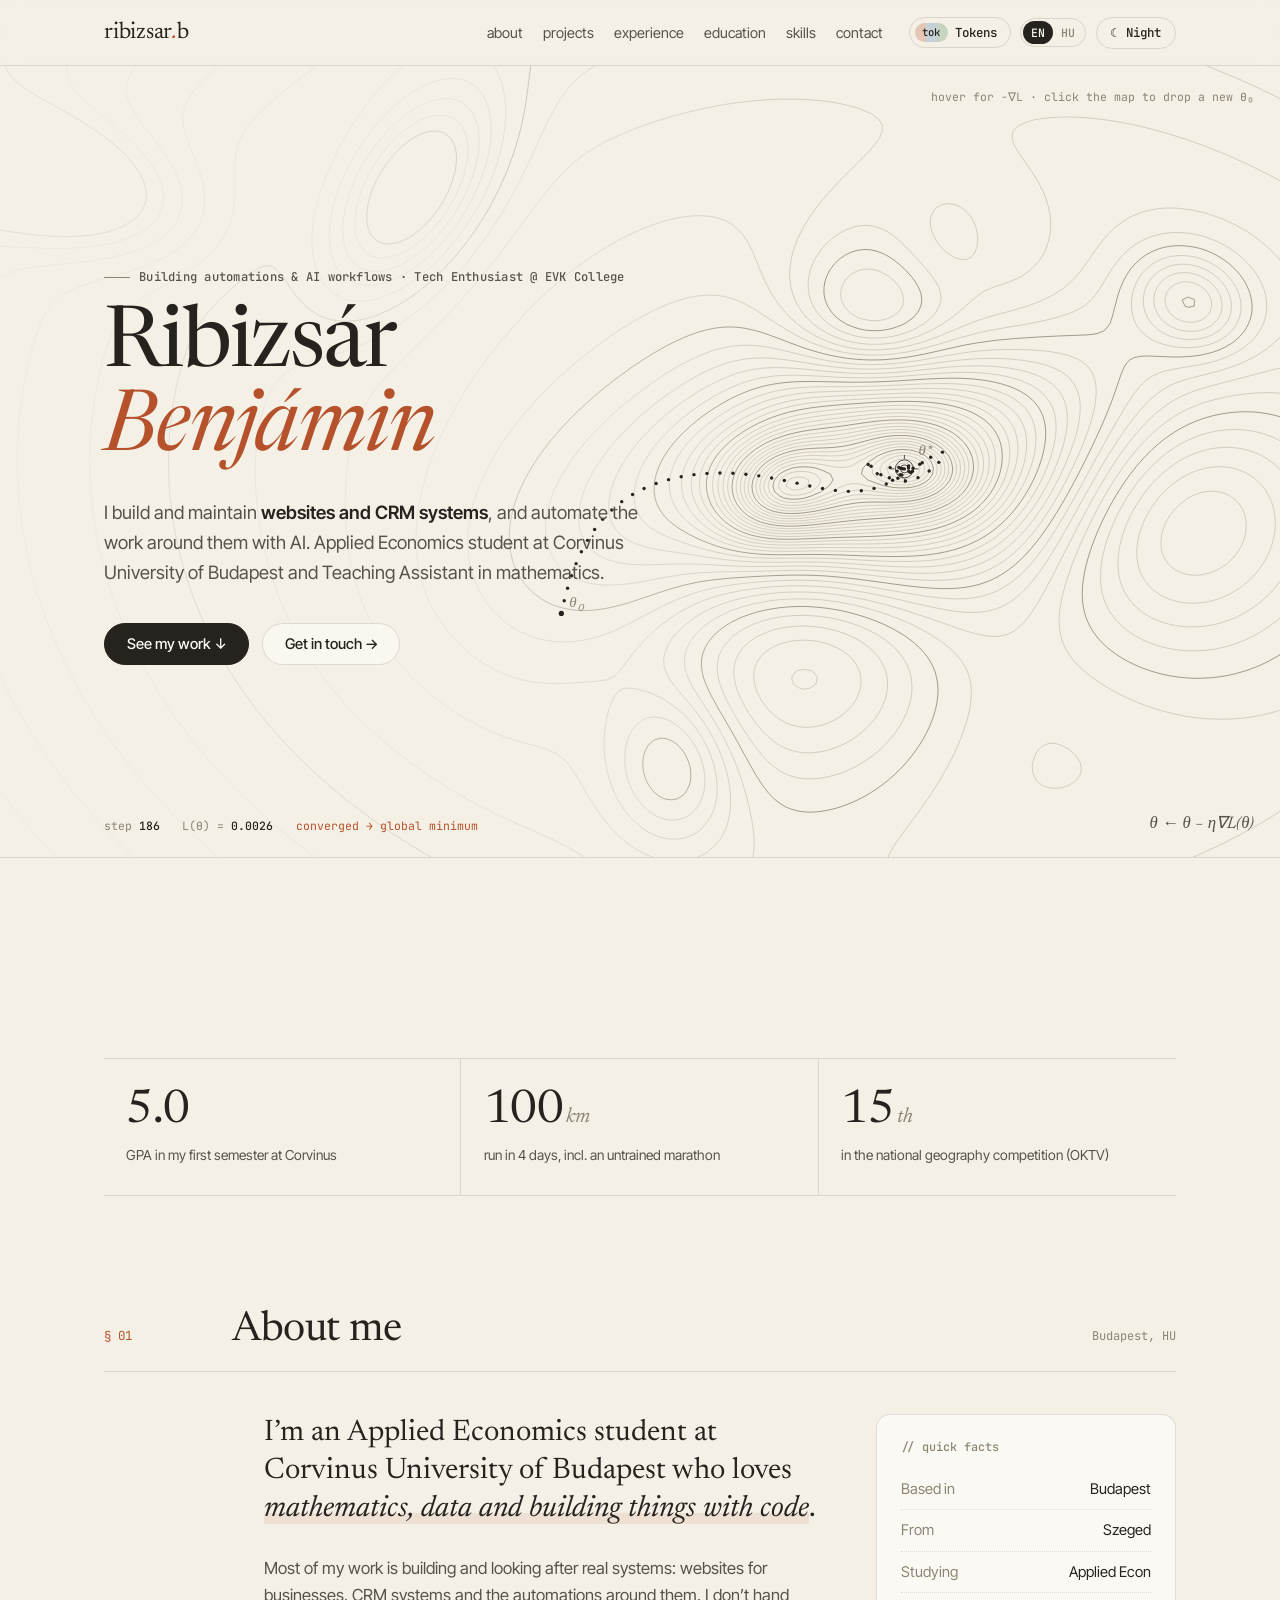
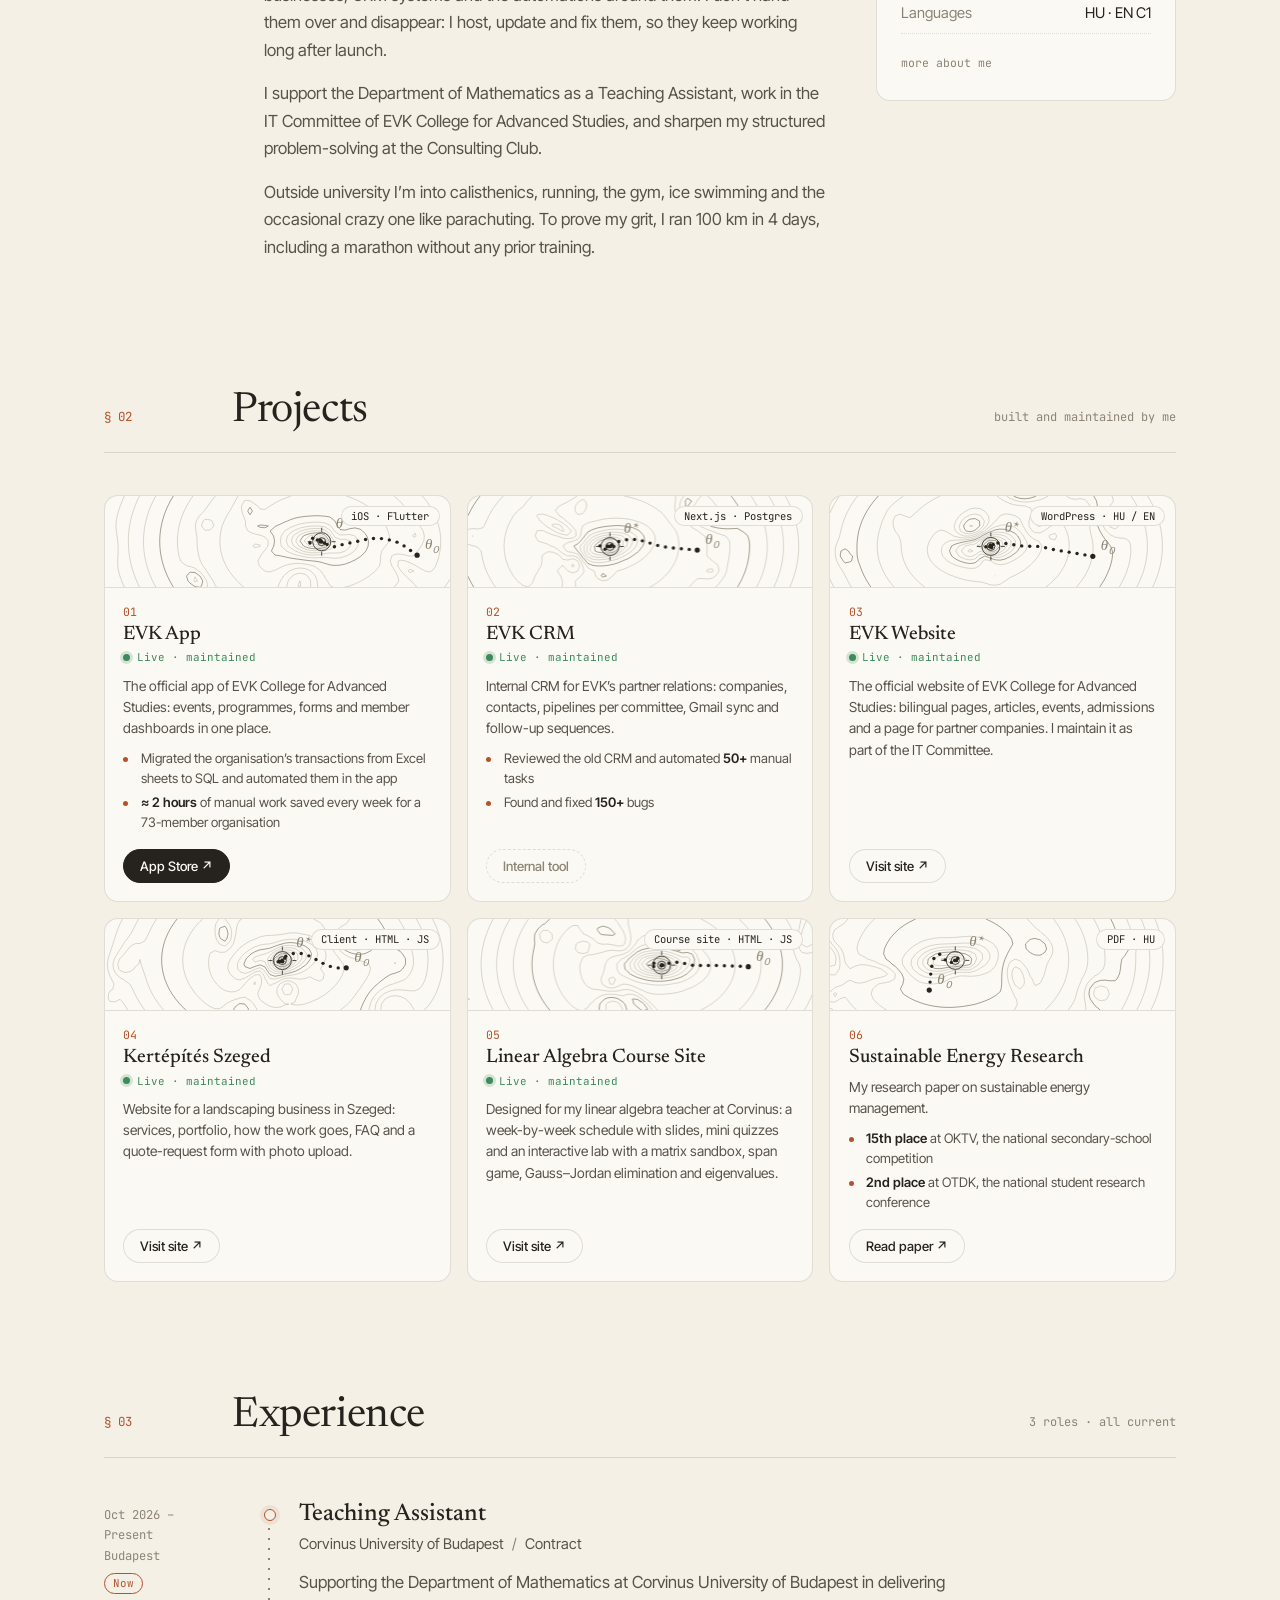
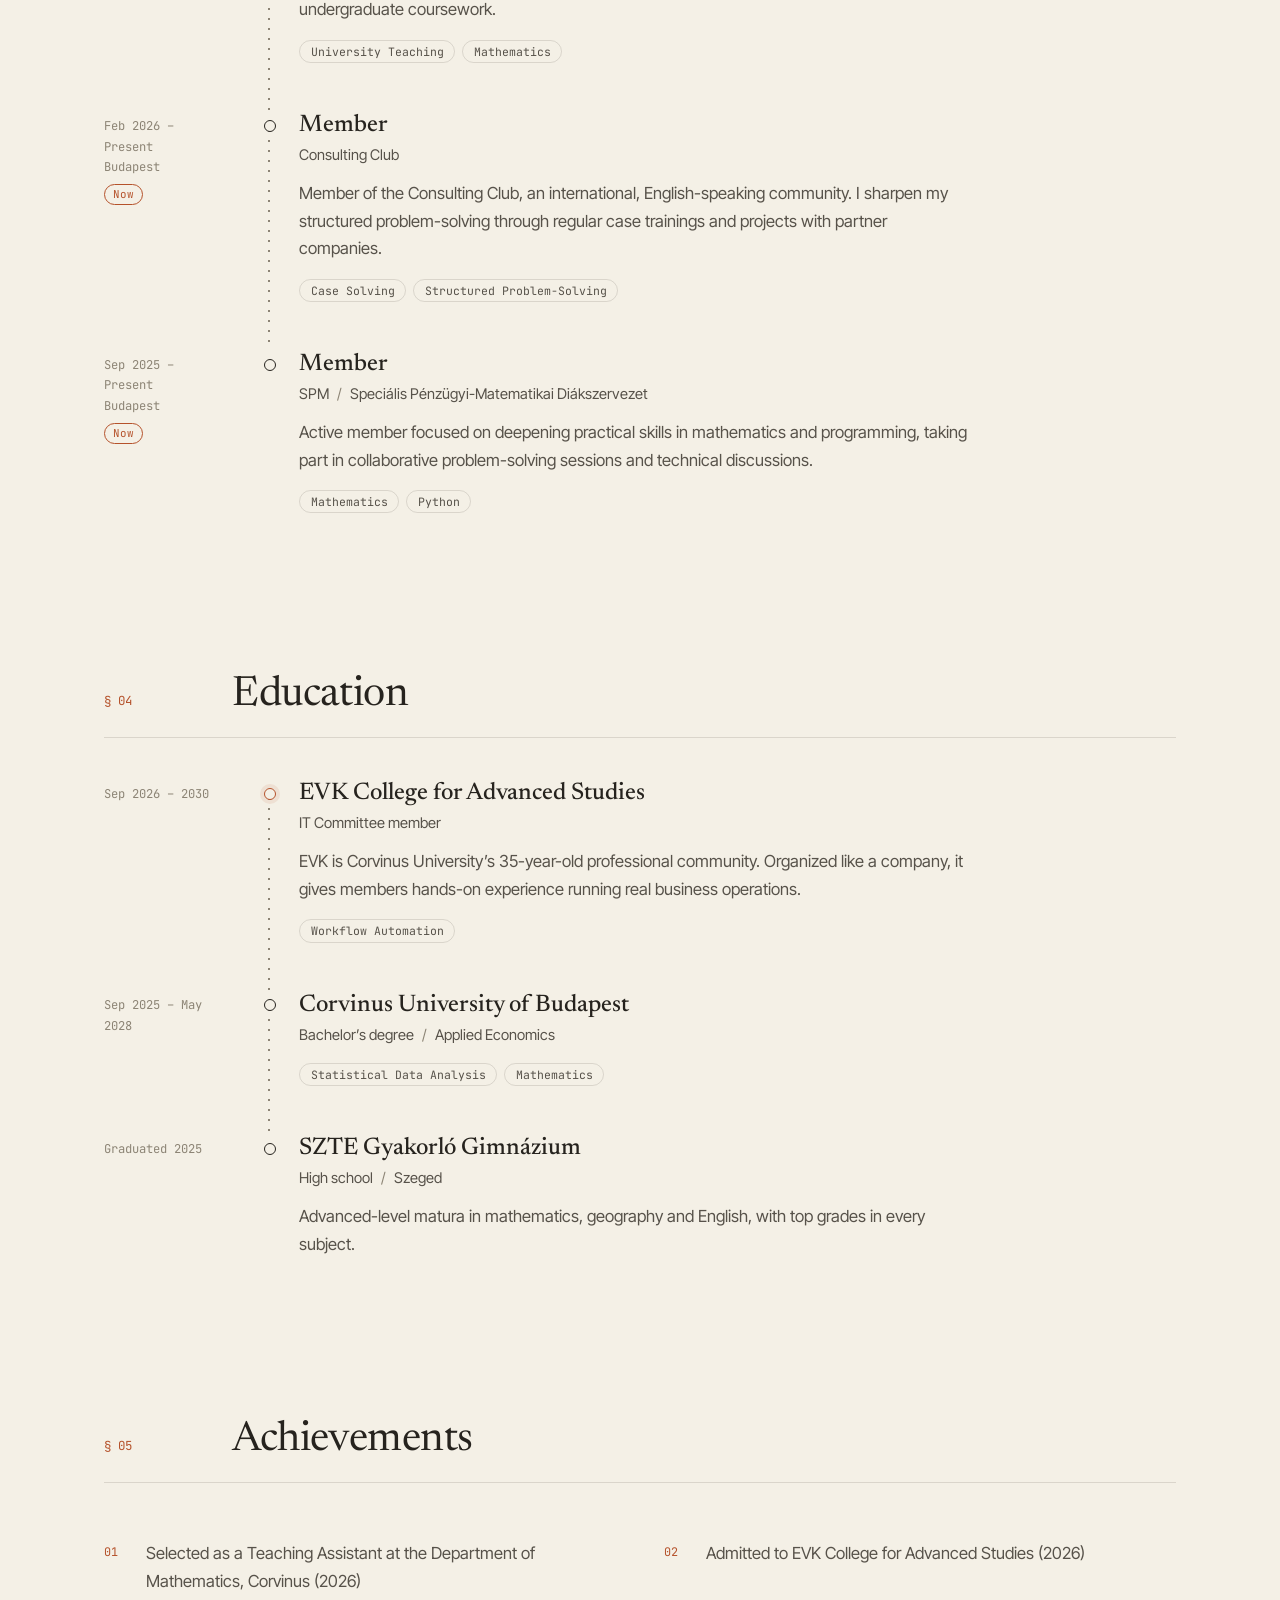
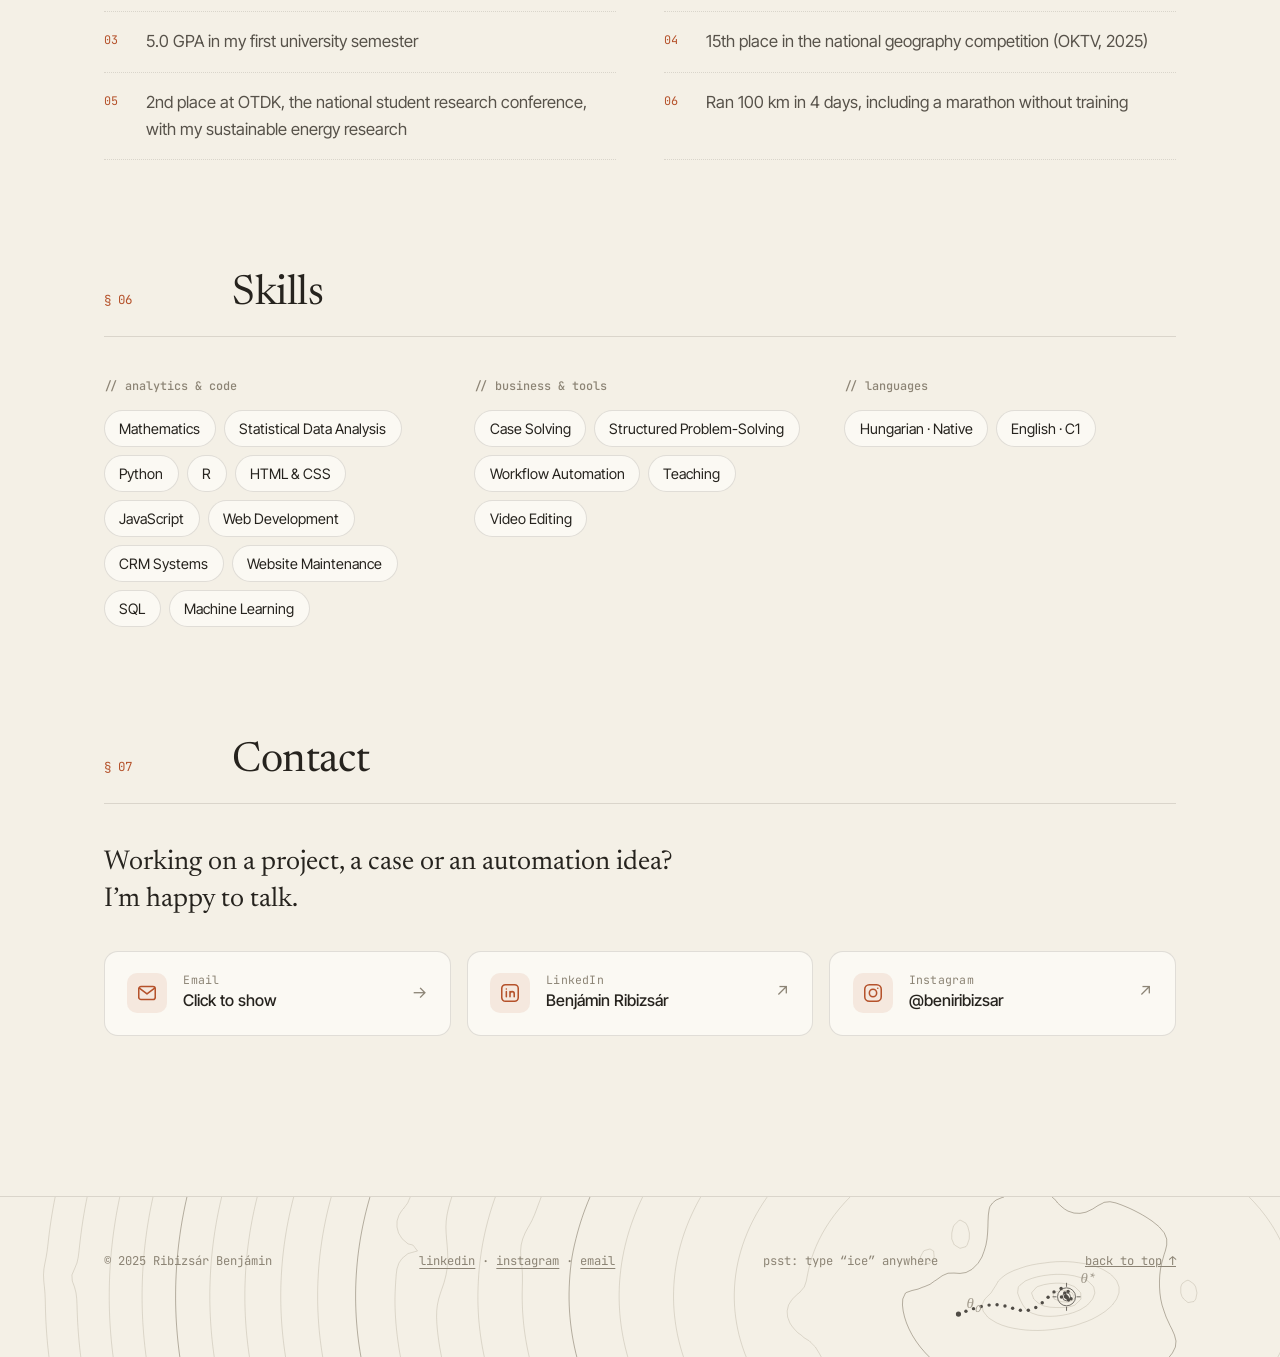
<file: index.html>
<!DOCTYPE html>
<html lang="en" class="no-js">
<head>
  <meta charset="UTF-8" />
  <meta name="viewport" content="width=device-width, initial-scale=1.0" />
  <title>Ribizsár Benjámin</title>
  <meta name="description" content="Ribizsár Benjámin – Applied Economics student at Corvinus University of Budapest, Teaching Assistant in Mathematics, EVK member." />
  <link rel="icon" href="data:image/svg+xml,<svg xmlns='http://www.w3.org/2000/svg' viewBox='0 0 100 100'><rect width='100' height='100' rx='22' fill='%23f4f0e6'/><text x='50' y='72' font-size='68' font-family='Georgia,serif' font-style='italic' text-anchor='middle' fill='%23b5522b'>θ</text></svg>" />

  <script>
    (function () {
      var t;
      try { t = localStorage.getItem('theme'); } catch (e) {}
      if (!t) t = window.matchMedia('(prefers-color-scheme: dark)').matches ? 'dark' : 'light';
      document.documentElement.dataset.theme = t;
    })();
  </script>

  <link rel="preconnect" href="https://fonts.googleapis.com" />
  <link rel="preconnect" href="https://fonts.gstatic.com" crossorigin />
  <link href="https://fonts.googleapis.com/css2?family=Newsreader:ital,opsz,wght@0,6..72,400;0,6..72,500;1,6..72,400&family=Inter+Tight:wght@400;500;600&family=JetBrains+Mono:wght@400;500&display=swap" rel="stylesheet" />
  <link rel="stylesheet" href="styles.css?v=16" />
</head>

<body>
    <div class="trainer" aria-hidden="true">
    <span>epoch</span> <b data-epoch>000</b>/100 · <span>loss</span> <b data-train-loss>2.300</b> <span class="ok">✓ converged</span>
    <div class="trainer-bar"><div class="trainer-fill"></div></div>
  </div>

  <!-- Navigation -->
  <header>
    <nav class="navbar">
      <a href="index.html" class="logo">ribizsar<span>.</span>b</a>
      <div class="nav-right">
        <ul class="nav-links">
          <li><a href="#about">about</a></li>
          <li><a href="#projects">projects</a></li>
          <li><a href="#experience">experience</a></li>
          <li><a href="#education">education</a></li>
          <li><a href="#skills">skills</a></li>
          <li><a href="#contact">contact</a></li>
        </ul>
        <button class="tok-toggle" type="button" data-tok-toggle aria-pressed="false" title="See this page the way a language model reads it"><span class="tok-chip">tok</span>Tokens</button>
        <button class="lang-toggle" type="button" data-lang-toggle data-no-i18n aria-label="Switch language"><span data-l="en">EN</span><span data-l="hu">HU</span></button>
        <button class="theme-toggle" type="button">☾ Night</button>
      </div>
    </nav>
  </header>

  <!-- Hero: a loss landscape with live gradient descent -->
  <section class="hero" aria-label="Introduction">
    <div class="landscape" data-seed="7" data-min="0.7,0.5" data-zone="0.5" data-levels="40" data-min-mobile="0.68,0.82" aria-hidden="true"></div>
    <div class="hero-inner">
      <p class="kicker">Building automations &amp; AI workflows · Tech Enthusiast @ EVK College</p>
      <h1>Ribizsár<br /><em>Benjámin</em></h1>
      <p class="lede">
        I build and maintain <strong>websites and CRM systems</strong>, and automate the work around them with AI.
        Applied Economics student at Corvinus University of Budapest and Teaching Assistant in mathematics.
      </p>
      <div class="actions">
        <a href="#projects" class="btn">See my work ↓</a>
        <a href="#contact" class="btn btn-outline">Get in touch →</a>
      </div>
    </div>
    <div class="readout" aria-hidden="true">
      <span><span>step</span> <b data-step>000</b></span>
      <span>L(θ) = <b data-loss>—</b></span>
      <span class="status"></span>
    </div>
    <div class="formula" aria-hidden="true">θ ← θ − η∇L(θ)</div>
    <p class="hint">hover for −∇L · click the map to drop a new θ₀</p>
  </section>

  <main>

    <!-- Stats -->
    <div class="stats reveal" role="list">
      <div class="stat" role="listitem">
        <div class="value"><span data-count="5.0" data-decimals="1">5.0</span></div>
        <div class="label">GPA in my first semester at Corvinus</div>
      </div>
      <div class="stat" role="listitem">
        <div class="value"><span data-count="100">100</span><small>km</small></div>
        <div class="label">run in 4 days, incl. an untrained marathon</div>
      </div>
      <div class="stat" role="listitem">
        <div class="value"><span data-count="15">15</span><small>th</small></div>
        <div class="label">in the national geography competition (OKTV)</div>
      </div>
    </div>

    <!-- About -->
    <section id="about" class="reveal">
      <div class="section-head">
        <span class="num">§ 01</span>
        <h2>About me</h2>
        <span class="aside">Budapest, HU</span>
      </div>
      <div class="about-grid">
        <div>
          <p class="big">
            I’m an Applied Economics student at Corvinus University of Budapest who loves
            <span class="highlight">mathematics, data and building things with code</span>.
          </p>
          <p style="margin-top:1.4rem">
            Most of my work is building and looking after real systems: websites for businesses, CRM systems
            and the automations around them. I don’t hand them over and disappear: I host, update and fix them,
            so they keep working long after launch.
          </p>
          <p>
            I support the Department of Mathematics as a Teaching Assistant, work in the IT Committee
            of EVK College for Advanced Studies, and sharpen my structured problem-solving at the
            Consulting Club.
          </p>
          <p>
            Outside university I’m into calisthenics, running, the gym, ice swimming and the
            occasional crazy one like parachuting. To prove my grit, I ran 100 km in 4 days,
            including a marathon without any prior training.
          </p>
        </div>
        <aside class="note-card">
          <h3>// quick facts</h3>
          <ul>
            <li><span>Based in</span><span>Budapest</span></li>
            <li><span>From</span><span>Szeged</span></li>
            <li><span>Studying</span><span>Applied Econ</span></li>
            <li><span>Languages</span><span>HU · EN C1</span></li>
          </ul>
          <a href="about.html" class="note-link">more about me</a>
        </aside>
      </div>
    </section>

    <!-- Projects -->
    <section id="projects">
      <div class="section-head reveal">
        <span class="num">§ 02</span>
        <h2>Projects</h2>
        <span class="aside">built and maintained by me</span>
      </div>
      <div class="project-grid">

        <div class="project-card reveal">
          <span class="badge">iOS · Flutter</span>
          <div class="landscape" data-mode="static" data-seed="41" data-min="0.62,0.5" data-levels="18" aria-hidden="true"></div>
          <div class="card-body">
            <div class="index">01</div>
            <h3>EVK App</h3>
            <span class="live">Live · maintained</span>
            <p>The official app of EVK College for Advanced Studies: events, programmes, forms and member dashboards in one place.</p>
            <ul class="impact">
              <li>Migrated the organisation’s transactions from Excel sheets to SQL and automated them in the app</li>
              <li><b>≈ 2 hours</b> of manual work saved every week for a 73-member organisation</li>
            </ul>
            <a href="https://apps.apple.com/hu/app/evk/id6760043012" class="btn" target="_blank" rel="noopener">App Store ↗</a>
          </div>
        </div>

        <div class="project-card reveal">
          <span class="badge">Next.js · Postgres</span>
          <div class="landscape" data-mode="static" data-seed="52" data-min="0.4,0.55" data-levels="18" aria-hidden="true"></div>
          <div class="card-body">
            <div class="index">02</div>
            <h3>EVK CRM</h3>
            <span class="live">Live · maintained</span>
            <p>Internal CRM for EVK’s partner relations: companies, contacts, pipelines per committee, Gmail sync and follow-up sequences.</p>
            <ul class="impact">
              <li>Reviewed the old CRM and automated <b>50+</b> manual tasks</li>
              <li>Found and fixed <b>150+</b> bugs</li>
            </ul>
            <span class="btn btn-outline btn-static">Internal tool</span>
          </div>
        </div>

        <div class="project-card reveal">
          <span class="badge">WordPress · HU / EN</span>
          <div class="landscape" data-mode="static" data-seed="77" data-min="0.45,0.55" data-levels="18" aria-hidden="true"></div>
          <div class="card-body">
            <div class="index">03</div>
            <h3>EVK Website</h3>
            <span class="live">Live · maintained</span>
            <p>The official website of EVK College for Advanced Studies: bilingual pages, articles, events, admissions and a page for partner companies. I maintain it as part of the IT Committee.</p>
            <a href="https://evk.hu/" class="btn btn-outline" target="_blank" rel="noopener">Visit site ↗</a>
          </div>
        </div>

        <div class="project-card reveal">
          <span class="badge">Client · HTML · JS</span>
          <div class="landscape" data-mode="static" data-seed="63" data-min="0.5,0.45" data-levels="18" aria-hidden="true"></div>
          <div class="card-body">
            <div class="index">04</div>
            <h3>Kertépítés Szeged</h3>
            <span class="live">Live · maintained</span>
            <p>Website for a landscaping business in Szeged: services, portfolio, how the work goes, FAQ and a quote-request form with photo upload.</p>
            <a href="https://kertepitesszeged.com/" class="btn btn-outline" target="_blank" rel="noopener">Visit site ↗</a>
          </div>
        </div>

        <div class="project-card reveal">
          <span class="badge">Course site · HTML · JS</span>
          <div class="landscape" data-mode="static" data-seed="88" data-min="0.55,0.5" data-levels="18" aria-hidden="true"></div>
          <div class="card-body">
            <div class="index">05</div>
            <h3>Linear Algebra Course Site</h3>
            <span class="live">Live · maintained</span>
            <p>Designed for my linear algebra teacher at Corvinus: a week-by-week schedule with slides, mini quizzes and an interactive lab with a matrix sandbox, span game, Gauss–Jordan elimination and eigenvalues.</p>
            <a href="https://magyarkuti.github.io/linear-algebra/" class="btn btn-outline" target="_blank" rel="noopener">Visit site ↗</a>
          </div>
        </div>

        <div class="project-card reveal">
          <span class="badge">PDF · HU</span>
          <div class="landscape" data-mode="static" data-seed="14" data-min="0.35,0.45" data-levels="18" aria-hidden="true"></div>
          <div class="card-body">
            <div class="index">06</div>
            <h3>Sustainable Energy Research</h3>
            <p>My research paper on sustainable energy management.</p>
            <ul class="impact">
              <li><b>15th place</b> at OKTV, the national secondary-school competition</li>
              <li><b>2nd place</b> at OTDK, the national student research conference</li>
            </ul>
            <a href="sustainable-energy-research.pdf" class="btn btn-outline" target="_blank" rel="noopener">Read paper ↗</a>
          </div>
        </div>


      </div>
    </section>

    <!-- Experience -->
    <section id="experience">
      <div class="section-head reveal">
        <span class="num">§ 03</span>
        <h2>Experience</h2>
        <span class="aside">3 roles · all current</span>
      </div>
      <ul class="timeline">
        <li class="reveal">
          <div class="when">Oct 2026 – Present<br />Budapest<br /><span class="now">Now</span></div>
          <div>
            <h3>Teaching Assistant</h3>
            <div class="org">Corvinus University of Budapest <span class="sep">/</span> Contract</div>
            <p>
              Supporting the Department of Mathematics at Corvinus University of Budapest in
              delivering undergraduate coursework.
            </p>
            <ul class="tag-row">
              <li class="tag">University Teaching</li>
              <li class="tag">Mathematics</li>
            </ul>
          </div>
        </li>
        <li class="reveal">
          <div class="when">Feb 2026 – Present<br />Budapest<br /><span class="now">Now</span></div>
          <div>
            <h3>Member</h3>
            <div class="org">Consulting Club</div>
            <p>
              Member of the Consulting Club, an international, English-speaking community. I sharpen
              my structured problem-solving through regular case trainings and projects with partner
              companies.
            </p>
            <ul class="tag-row">
              <li class="tag">Case Solving</li>
              <li class="tag">Structured Problem-Solving</li>
            </ul>
          </div>
        </li>
        <li class="reveal">
          <div class="when">Sep 2025 – Present<br />Budapest<br /><span class="now">Now</span></div>
          <div>
            <h3>Member</h3>
            <div class="org">SPM <span class="sep">/</span> Speciális Pénzügyi-Matematikai Diákszervezet</div>
            <p>
              Active member focused on deepening practical skills in mathematics and programming,
              taking part in collaborative problem-solving sessions and technical discussions.
            </p>
            <ul class="tag-row">
              <li class="tag">Mathematics</li>
              <li class="tag">Python</li>
            </ul>
          </div>
        </li>
      </ul>
    </section>

    <!-- Education -->
    <section id="education">
      <div class="section-head reveal">
        <span class="num">§ 04</span>
        <h2>Education</h2>
      </div>
      <ul class="timeline">
        <li class="reveal">
          <div class="when">Sep 2026 – 2030</div>
          <div>
            <h3>EVK College for Advanced Studies</h3>
            <div class="org">IT Committee member</div>
            <p>
              EVK is Corvinus University’s 35-year-old professional community. Organized like a
              company, it gives members hands-on experience running real business operations.
            </p>
            <ul class="tag-row">
              <li class="tag">Workflow Automation</li>
            </ul>
          </div>
        </li>
        <li class="reveal">
          <div class="when">Sep 2025 – May 2028</div>
          <div>
            <h3>Corvinus University of Budapest</h3>
            <div class="org">Bachelor’s degree <span class="sep">/</span> Applied Economics</div>
            <ul class="tag-row">
              <li class="tag">Statistical Data Analysis</li>
              <li class="tag">Mathematics</li>
            </ul>
          </div>
        </li>
        <li class="reveal">
          <div class="when">Graduated 2025</div>
          <div>
            <h3>SZTE Gyakorló Gimnázium</h3>
            <div class="org">High school <span class="sep">/</span> Szeged</div>
            <p>Advanced-level matura in mathematics, geography and English, with top grades in every subject.</p>
          </div>
        </li>
      </ul>
    </section>

    <!-- Achievements -->
    <section id="achievements" class="reveal">
      <div class="section-head">
        <span class="num">§ 05</span>
        <h2>Achievements</h2>
      </div>
      <ul class="checklist">
        <li>Selected as a Teaching Assistant at the Department of Mathematics, Corvinus (2026)</li>
        <li>Admitted to EVK College for Advanced Studies (2026)</li>
        <li>5.0 GPA in my first university semester</li>
        <li>15th place in the national geography competition (OKTV, 2025)</li>
        <li>2nd place at OTDK, the national student research conference, with my sustainable energy research</li>
        <li>Ran 100 km in 4 days, including a marathon without training</li>
      </ul>
    </section>

    <!-- Skills -->
    <section id="skills" class="reveal">
      <div class="section-head">
        <span class="num">§ 06</span>
        <h2>Skills</h2>
      </div>
      <div class="skills-wrap">
        <div class="skills-group">
          <h3>// analytics &amp; code</h3>
          <ul class="skills-list">
            <li>Mathematics</li>
            <li>Statistical Data Analysis</li>
            <li>Python</li>
            <li>R</li>
            <li>HTML &amp; CSS</li>
            <li>JavaScript</li>
            <li>Web Development</li>
            <li>CRM Systems</li>
            <li>Website Maintenance</li>
            <li>SQL</li>
            <li>Machine Learning</li>
          </ul>
        </div>
        <div class="skills-group">
          <h3>// business &amp; tools</h3>
          <ul class="skills-list">
            <li>Case Solving</li>
            <li>Structured Problem-Solving</li>
            <li>Workflow Automation</li>
            <li>Teaching</li>
            <li>Video Editing</li>
          </ul>
        </div>
        <div class="skills-group">
          <h3>// languages</h3>
          <ul class="skills-list">
            <li>Hungarian · Native</li>
            <li>English · C1</li>
          </ul>
        </div>
      </div>
    </section>

    <!-- Contact -->
    <section id="contact" class="reveal">
      <div class="section-head">
        <span class="num">§ 07</span>
        <h2>Contact</h2>
      </div>
      <div class="contact">
        <p class="contact-lede">Working on a project, a case or an automation idea? I’m happy to talk.</p>
        <div class="contact-cards">
          <button type="button" class="contact-card" data-email="101,98,105,109,102,106,110,105,117,110,101,110,125,116,102,117,51,52,71,96,106,102,110,107,41,100,104,106">
            <svg viewBox="0 0 24 24" aria-hidden="true"><rect x="3" y="5" width="18" height="14" rx="2.5"/><path d="m4 7 8 6 8-6"/></svg>
            <span class="k">Email</span>
            <span class="v" data-email-out>Click to show</span>
            <span class="arrow" aria-hidden="true">→</span>
          </button>
          <a class="contact-card" href="https://www.linkedin.com/in/benj%C3%A1min-ribizs%C3%A1r-5321562bb/" target="_blank" rel="noopener">
            <svg viewBox="0 0 24 24" aria-hidden="true"><rect x="3" y="3" width="18" height="18" rx="4"/><path d="M8 10.5V16M8 7.6v.1M12 16v-3.2a2.3 2.3 0 0 1 4.6 0V16M12 10.5V16"/></svg>
            <span class="k">LinkedIn</span>
            <span class="v">Benjámin Ribizsár</span>
            <span class="arrow" aria-hidden="true">↗</span>
          </a>
          <a class="contact-card" href="https://www.instagram.com/beniribizsar/" target="_blank" rel="noopener">
            <svg viewBox="0 0 24 24" aria-hidden="true"><rect x="3" y="3" width="18" height="18" rx="5"/><circle cx="12" cy="12" r="4"/><path d="M17.2 6.8v.1"/></svg>
            <span class="k">Instagram</span>
            <span class="v">@beniribizsar</span>
            <span class="arrow" aria-hidden="true">↗</span>
          </a>
        </div>
      </div>
    </section>

  </main>

  <!-- Footer -->
  <footer>
    <div class="landscape" data-mode="static" data-seed="21" data-min="0.82,0.62" data-levels="24" aria-hidden="true"></div>
    <div class="footer-inner">
      <div class="footer-meta">
        <span>© 2025 Ribizsár Benjámin</span>
        <span class="socials"><a href="https://www.linkedin.com/in/benj%C3%A1min-ribizs%C3%A1r-5321562bb/" target="_blank" rel="noopener">linkedin</a> · <a href="https://www.instagram.com/beniribizsar/" target="_blank" rel="noopener">instagram</a> · <a href="index.html#contact">email</a></span>
        <span>psst: type “ice” anywhere</span>
        <a href="#" onclick="window.scrollTo({top:0});return false;">back to top ↑</a>
      </div>
    </div>
  </footer>

  <script src="i18n.js?v=16"></script>
  <script src="script.js?v=16"></script>
  <script src="tokens.js?v=16"></script>
</body>
</html>
</file>
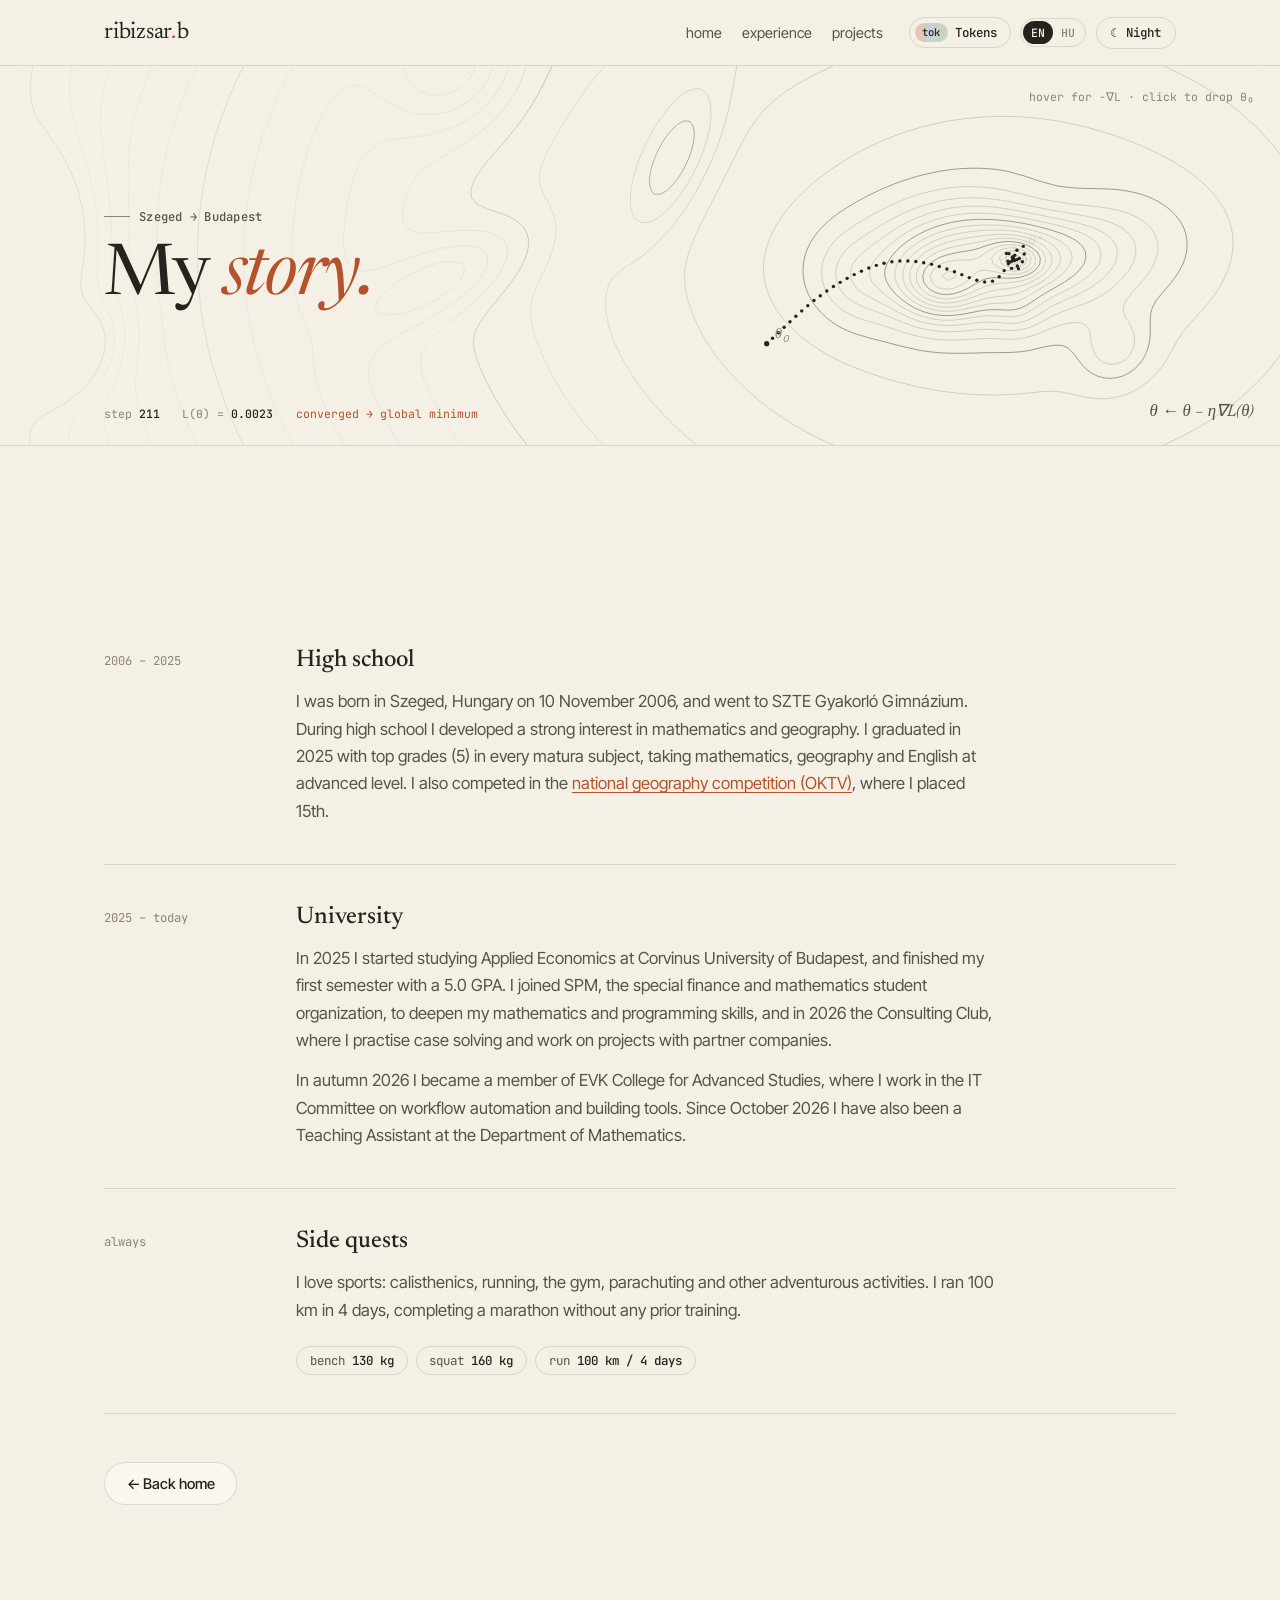
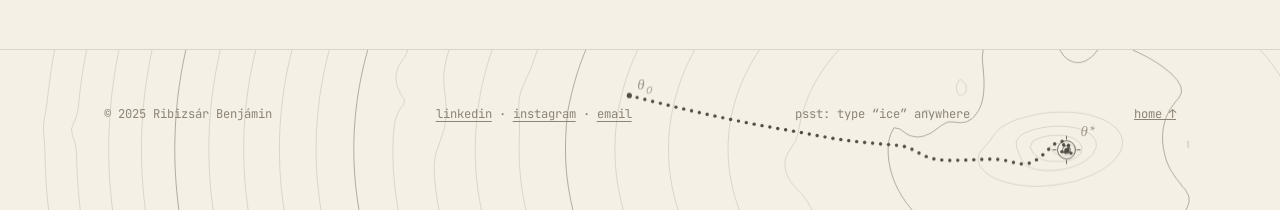
<file: about.html>
<!DOCTYPE html>
<html lang="en" class="no-js">
<head>
  <meta charset="UTF-8" />
  <meta name="viewport" content="width=device-width, initial-scale=1.0" />
  <title>My Story · Ribizsár Benjámin</title>
  <link rel="icon" href="data:image/svg+xml,<svg xmlns='http://www.w3.org/2000/svg' viewBox='0 0 100 100'><rect width='100' height='100' rx='22' fill='%23f4f0e6'/><text x='50' y='72' font-size='68' font-family='Georgia,serif' font-style='italic' text-anchor='middle' fill='%23b5522b'>θ</text></svg>" />

  <script>
    (function () {
      var t;
      try { t = localStorage.getItem('theme'); } catch (e) {}
      if (!t) t = window.matchMedia('(prefers-color-scheme: dark)').matches ? 'dark' : 'light';
      document.documentElement.dataset.theme = t;
    })();
  </script>

  <link rel="preconnect" href="https://fonts.googleapis.com" />
  <link rel="preconnect" href="https://fonts.gstatic.com" crossorigin />
  <link href="https://fonts.googleapis.com/css2?family=Newsreader:ital,opsz,wght@0,6..72,400;0,6..72,500;1,6..72,400&family=Inter+Tight:wght@400;500;600&family=JetBrains+Mono:wght@400;500&display=swap" rel="stylesheet" />
  <link rel="stylesheet" href="styles.css?v=16" />
</head>
<body>
    <div class="trainer" aria-hidden="true">
    <span>epoch</span> <b data-epoch>000</b>/100 · <span>loss</span> <b data-train-loss>2.300</b> <span class="ok">✓ converged</span>
    <div class="trainer-bar"><div class="trainer-fill"></div></div>
  </div>

  <header>
    <nav class="navbar">
      <a href="index.html" class="logo">ribizsar<span>.</span>b</a>
      <div class="nav-right">
        <ul class="nav-links">
          <li><a href="index.html">home</a></li>
          <li><a href="index.html#experience">experience</a></li>
          <li><a href="index.html#projects">projects</a></li>
        </ul>
        <button class="tok-toggle" type="button" data-tok-toggle aria-pressed="false" title="See this page the way a language model reads it"><span class="tok-chip">tok</span>Tokens</button>
        <button class="lang-toggle" type="button" data-lang-toggle data-no-i18n aria-label="Switch language"><span data-l="en">EN</span><span data-l="hu">HU</span></button>
        <button class="theme-toggle" type="button">☾ Night</button>
      </div>
    </nav>
  </header>

  <section class="hero hero-small" aria-label="Page title">
    <div class="landscape" data-seed="11" data-min="0.78,0.5" data-zone="0.5" data-min-mobile="0.75,0.78" data-levels="30" aria-hidden="true"></div>
    <div class="hero-inner">
      <p class="kicker">Szeged → Budapest</p>
      <h1>My <em>story.</em></h1>
    </div>
    <div class="readout" aria-hidden="true">
      <span><span>step</span> <b data-step>000</b></span>
      <span>L(θ) = <b data-loss>—</b></span>
      <span class="status"></span>
    </div>
    <div class="formula" aria-hidden="true">θ ← θ − η∇L(θ)</div>
    <p class="hint">hover for −∇L · click to drop θ₀</p>
  </section>

  <main>
    <section class="story">

      <div class="chapter reveal">
        <div class="when">2006 – 2025</div>
        <div>
          <h3>High school</h3>
          <p data-i18n-html>
            I was born in Szeged, Hungary on 10 November 2006, and went to SZTE Gyakorló Gimnázium.
            During high school I developed a strong interest in mathematics and geography. I graduated
            in 2025 with top grades (5) in every matura subject, taking mathematics, geography and
            English at advanced level. I also competed in the
            <a href="https://www.oktatas.hu/pub_bin/dload/kozoktatas/tanulmanyi_versenyek/oktv/oktv2024_2025_helyezettek/foldrajz.pdf" target="_blank" rel="noopener noreferrer">national geography competition (OKTV)</a>,
            where I placed 15th.
          </p>
        </div>
      </div>

      <div class="chapter reveal">
        <div class="when">2025 – today</div>
        <div>
          <h3>University</h3>
          <p>
            In 2025 I started studying Applied Economics at Corvinus University of Budapest, and finished
            my first semester with a 5.0 GPA. I joined SPM, the special finance and mathematics student
            organization, to deepen my mathematics and programming skills, and in 2026 the Consulting
            Club, where I practise case solving and work on projects with partner companies.
          </p>
          <p>
            In autumn 2026 I became a member of EVK College for Advanced Studies, where I work in the IT
            Committee on workflow automation and building tools. Since October 2026 I have also been a
            Teaching Assistant at the Department of Mathematics.
          </p>
        </div>
      </div>

      <div class="chapter reveal">
        <div class="when">always</div>
        <div>
          <h3>Side quests</h3>
          <p>
            I love sports: calisthenics, running, the gym, parachuting and other adventurous activities.
            I ran 100 km in 4 days, completing a marathon without any prior training.
          </p>
          <div class="lifts">
            <span>bench <b>130 kg</b></span>
            <span>squat <b>160 kg</b></span>
            <span>run <b>100 km / 4 days</b></span>
          </div>
        </div>
      </div>

      <a href="index.html" class="btn btn-outline" style="margin-top:3rem">← Back home</a>
    </section>

  </main>

  <footer>
    <div class="landscape" data-mode="static" data-seed="21" data-min="0.82,0.62" data-levels="24" aria-hidden="true"></div>
    <div class="footer-inner">
      <div class="footer-meta">
        <span>© 2025 Ribizsár Benjámin</span>
        <span class="socials"><a href="https://www.linkedin.com/in/benj%C3%A1min-ribizs%C3%A1r-5321562bb/" target="_blank" rel="noopener">linkedin</a> · <a href="https://www.instagram.com/beniribizsar/" target="_blank" rel="noopener">instagram</a> · <a href="index.html#contact">email</a></span>
        <span>psst: type “ice” anywhere</span>
        <a href="index.html">home ↑</a>
      </div>
    </div>
  </footer>

  <script src="i18n.js?v=16"></script>
  <script src="script.js?v=16"></script>
  <script src="tokens.js?v=16"></script>
</body>
</html>
</file>
<file: styles.css>
/* ====================================================
   Ribizsár Benjámin — "loss landscape" theme
   Light = survey paper, dark = night chart
==================================================== */

/* --------------------
   TOKENS
-------------------- */
:root {
  --bg: #f4f0e6;
  --paper: #fbf9f3;
  --ink: #26231e;
  --ink-soft: #57524a;
  --ink-faint: #8c8475;
  --line: rgba(38, 35, 30, 0.13);
  --contour: rgba(122, 108, 84, 0.36);
  --contour-major: rgba(98, 86, 66, 0.55);
  --accent: #b5522b;
  --accent-soft: rgba(181, 82, 43, 0.1);
  --c-sgd: #8c8475;
  --c-mom: #2f6fb0;
  --c-rms: #3d8a5a;
  --c-adam: #b5522b;

  --font-display: "Newsreader", Georgia, serif;
  --font-body: "Inter Tight", system-ui, sans-serif;
  --font-mono: "JetBrains Mono", ui-monospace, monospace;
  --wrap: 1120px;
  color-scheme: light;
}

:root[data-theme="dark"] {
  --bg: #15171a;
  --paper: #1c1f23;
  --ink: #ebe5d8;
  --ink-soft: #bab3a5;
  --ink-faint: #858072;
  --line: rgba(235, 229, 216, 0.13);
  --contour: rgba(214, 200, 170, 0.24);
  --contour-major: rgba(214, 200, 170, 0.42);
  --accent: #e2875d;
  --accent-soft: rgba(226, 135, 93, 0.12);
  --c-sgd: #a39d90;
  --c-mom: #6fa8e0;
  --c-rms: #74c08e;
  --c-adam: #e2875d;
  color-scheme: dark;
}

/* --------------------
   RESET & BASE
-------------------- */
* { margin: 0; padding: 0; box-sizing: border-box; }

html {
  scroll-behavior: smooth;
  scroll-padding-top: 5rem;
}

body {
  font-family: var(--font-body);
  background: var(--bg);
  color: var(--ink);
  line-height: 1.65;
  font-size: 1.04rem;
  overflow-x: clip;
  transition: background-color 0.4s ease, color 0.4s ease;
  -webkit-font-smoothing: antialiased;
}

a { color: inherit; }
img { max-width: 100%; display: block; }

::selection { background: var(--accent); color: var(--paper); }

:focus-visible {
  outline: 1.5px solid var(--accent);
  outline-offset: 3px;
  border-radius: 4px;
}

em, .math {
  font-family: var(--font-display);
  font-style: italic;
  font-weight: 400;
}

/* --------------------
   NAVBAR
-------------------- */
header {
  position: sticky;
  top: 0;
  z-index: 100;
  background: color-mix(in srgb, var(--bg) 82%, transparent);
  backdrop-filter: blur(10px);
  -webkit-backdrop-filter: blur(10px);
  border-bottom: 1px solid var(--line);
}

.navbar {
  max-width: var(--wrap);
  margin: 0 auto;
  padding: 0.85rem 1.5rem;
  display: flex;
  align-items: center;
  justify-content: space-between;
  gap: 1rem;
}

.logo {
  font-family: var(--font-display);
  font-size: 1.45rem;
  text-decoration: none;
  letter-spacing: -0.01em;
  white-space: nowrap;
}

.logo span { color: var(--accent); font-style: italic; }

.nav-right {
  display: flex;
  align-items: center;
  gap: 0.6rem;
}

.nav-links { margin-right: 1rem; }

.nav-links {
  list-style: none;
  display: flex;
  gap: 1.25rem;
}

.nav-links a {
  font-size: 0.9rem;
  text-decoration: none;
  color: var(--ink-soft);
  position: relative;
  transition: color 0.2s;
}

.nav-links a:hover,
.nav-links a.active { color: var(--ink); }

.nav-links a.active::before {
  content: "";
  position: absolute;
  left: -0.7rem;
  top: 50%;
  width: 4px;
  height: 4px;
  border-radius: 50%;
  background: var(--accent);
  transform: translateY(-50%);
}

.theme-toggle {
  display: inline-flex;
  gap: 0.4em;
  font: 500 0.78rem var(--font-mono);
  color: var(--ink);
  background: transparent;
  border: 1px solid var(--line);
  border-radius: 999px;
  padding: 0.4rem 0.85rem;
  cursor: pointer;
  white-space: nowrap;
  transition: border-color 0.2s, background 0.2s;
}

.theme-toggle:hover { border-color: var(--ink-faint); background: var(--paper); }

.lang-toggle {
  display: inline-flex;
  font: 500 0.72rem var(--font-mono);
  background: transparent;
  border: 1px solid var(--line);
  border-radius: 999px;
  padding: 2px;
  cursor: pointer;
  transition: border-color 0.2s;
}

.lang-toggle span {
  padding: 0.26rem 0.5rem;
  border-radius: 999px;
  color: var(--ink-faint);
  transition: background 0.2s, color 0.2s;
}

.lang-toggle:hover { border-color: var(--accent); }
.lang-toggle:not([data-current="hu"]) [data-l="en"],
.lang-toggle[data-current="hu"] [data-l="hu"] { background: var(--ink); color: var(--paper); }

.tok-toggle {
  display: inline-flex;
  align-items: center;
  gap: 0.45rem;
  font: 500 0.78rem var(--font-mono);
  color: var(--ink);
  background: transparent;
  border: 1px solid var(--line);
  border-radius: 999px;
  padding: 0.3rem 0.8rem 0.3rem 0.35rem;
  cursor: pointer;
  white-space: nowrap;
  transition: border-color 0.2s, background 0.2s, color 0.2s;
}

.tok-chip {
  display: inline-flex;
  font-size: 0.66rem;
  line-height: 1;
  border-radius: 999px;
  overflow: hidden;
}

/* the chip itself is "tokenized": three coloured pieces */
.tok-chip { background: linear-gradient(90deg, var(--tok-0) 0 34%, var(--tok-1) 34% 67%, var(--tok-2) 67%); padding: 0.28rem 0.45rem; }

.tok-toggle:hover { border-color: var(--accent); }
.tok-toggle.on { background: var(--ink); color: var(--paper); border-color: var(--ink); }

/* --------------------
   HERO + LANDSCAPE
-------------------- */
.hero {
  position: relative;
  min-height: min(88vh, 820px);
  display: flex;
  align-items: center;
  overflow: hidden;
  border-bottom: 1px solid var(--line);
  cursor: crosshair;
}

.hero-small { min-height: 380px; }

.landscape {
  position: absolute;
  inset: 0;
}

.landscape canvas {
  position: absolute;
  inset: 0;
  width: 100%;
  height: 100%;
}

/* Fade the contours behind the text so it stays readable */
.hero .lc-base {
  -webkit-mask-image: linear-gradient(90deg, rgba(0,0,0,0.18) 0%, rgba(0,0,0,0.3) 34%, #000 62%);
          mask-image: linear-gradient(90deg, rgba(0,0,0,0.18) 0%, rgba(0,0,0,0.3) 34%, #000 62%);
}

.hero-inner {
  position: relative;
  z-index: 2;
  width: 100%;
  max-width: var(--wrap);
  margin: 0 auto;
  padding: 5rem 1.5rem;
  pointer-events: none;
}

.hero-inner > * { pointer-events: auto; max-width: 560px; }


.kicker {
  display: inline-flex;
  align-items: center;
  gap: 0.6rem;
  font: 500 0.76rem var(--font-mono);
  color: var(--ink-soft);
  letter-spacing: 0.02em;
  cursor: default;
}

.kicker::before {
  content: "";
  width: 1.6rem;
  height: 1px;
  background: var(--ink-faint);
}

.hero h1 {
  font-family: var(--font-display);
  font-weight: 400;
  font-size: clamp(2.9rem, 6.6vw, 5.4rem);
  line-height: 1;
  letter-spacing: -0.02em;
  margin: 1.1rem 0 1.5rem;
  cursor: default;
}

.hero h1 em { color: var(--accent); font-weight: 400; }

.hero-small h1 { font-size: clamp(2.6rem, 6vw, 4.4rem); margin-bottom: 0; }

.lede {
  font-size: 1.15rem;
  color: var(--ink-soft);
  max-width: 34rem;
  cursor: default;
}

.lede strong { color: var(--ink); font-weight: 600; }

.actions {
  display: flex;
  flex-wrap: wrap;
  gap: 0.8rem;
  margin-top: 2.2rem;
}

/* Live readouts in the corners of the map */
.readout,
.formula,
.hint {
  position: absolute;
  z-index: 2;
  font-family: var(--font-mono);
  font-size: 0.72rem;
  color: var(--ink-faint);
  pointer-events: none;
}

.readout {
  left: 50%;
  transform: translateX(-50%);
  bottom: 1.4rem;
  width: calc(100% - 3rem);
  max-width: calc(var(--wrap) - 3rem);
  display: flex;
  gap: 1.4rem;
  flex-wrap: wrap;
}

.readout b { color: var(--ink); font-weight: 500; }

.readout .status::before {
  content: "descending…";
}

.is-global .readout .status::before { content: "converged → global minimum"; color: var(--accent); }
.is-local .readout .status::before { content: "stuck in a local minimum — click to restart"; }

html[lang="hu"] .readout .status::before { content: "ereszkedés…"; }
html[lang="hu"] .is-global .readout .status::before { content: "konvergált → globális minimum"; }
html[lang="hu"] .is-local .readout .status::before { content: "lokális minimumban ragadt — kattints az újrakezdéshez"; }

.formula {
  right: 1.6rem;
  bottom: 1.2rem;
  font-family: var(--font-display);
  font-style: italic;
  font-size: 1.05rem;
  color: var(--ink-soft);
}

.hint {
  right: 1.6rem;
  top: 1.3rem;
  transition: opacity 0.5s;
}

.touched .hint { opacity: 0; }

/* --------------------
   BUTTONS
-------------------- */
.btn {
  display: inline-flex;
  align-items: center;
  gap: 0.45rem;
  font: 500 0.92rem var(--font-body);
  text-decoration: none;
  color: var(--paper);
  background: var(--ink);
  border: 1px solid var(--ink);
  border-radius: 999px;
  padding: 0.7rem 1.35rem;
  cursor: pointer;
  transition: transform 0.2s ease, background 0.2s, color 0.2s, border-color 0.2s;
}

.btn:hover { transform: translateY(-2px); background: var(--accent); border-color: var(--accent); }

.btn-outline {
  background: color-mix(in srgb, var(--paper) 70%, transparent);
  color: var(--ink);
  border-color: var(--line);
}

.btn-outline:hover { background: var(--paper); color: var(--ink); border-color: var(--ink-faint); }

/* --------------------
   LAYOUT
-------------------- */
main {
  max-width: var(--wrap);
  margin: 0 auto;
  padding: 5.5rem 1.5rem 3rem;
}

section, .stats { margin-bottom: 7rem; }

.section-head {
  display: grid;
  grid-template-columns: 7rem 1fr auto;
  align-items: baseline;
  gap: 1rem;
  padding-bottom: 1.1rem;
  margin-bottom: 2.6rem;
  border-bottom: 1px solid var(--line);
}

.section-head .num {
  font: 0.78rem var(--font-mono);
  color: var(--accent);
}

.section-head h2 {
  font-family: var(--font-display);
  font-weight: 400;
  font-size: clamp(1.9rem, 4vw, 2.6rem);
  line-height: 1.1;
  letter-spacing: -0.01em;
}

.section-head .aside {
  font: 0.75rem var(--font-mono);
  color: var(--ink-faint);
}

/* --------------------
   STATS
-------------------- */
.stats {
  display: grid;
  grid-template-columns: repeat(3, 1fr);
  border-top: 1px solid var(--line);
  border-bottom: 1px solid var(--line);
}

.stat {
  padding: 1.8rem 1.4rem;
  border-right: 1px solid var(--line);
}

.stat:last-child { border-right: none; }

.stat .value {
  font-family: var(--font-display);
  font-size: clamp(2.2rem, 4vw, 2.9rem);
  line-height: 1;
  letter-spacing: -0.01em;
}

.stat .value small {
  font-size: 0.45em;
  color: var(--ink-faint);
  margin-left: 0.15em;
  font-style: italic;
}

.stat .label {
  margin-top: 0.7rem;
  font-size: 0.86rem;
  color: var(--ink-soft);
  line-height: 1.45;
}

/* --------------------
   ABOUT
-------------------- */
.about-grid {
  display: grid;
  grid-template-columns: 7rem 1fr 300px;
  gap: 1rem 3rem;
}

.about-grid > div { grid-column: 2; }

.about-grid p { color: var(--ink-soft); margin-bottom: 1rem; max-width: 40rem; }

.about-grid p.big {
  font-family: var(--font-display);
  font-size: clamp(1.4rem, 2.6vw, 1.85rem);
  line-height: 1.3;
  color: var(--ink);
  margin-bottom: 1.6rem;
}

.highlight {
  font-style: italic;
  background: linear-gradient(transparent 62%, var(--accent-soft) 62%);
}

.note-card {
  background: var(--paper);
  border: 1px solid var(--line);
  border-radius: 14px;
  padding: 1.5rem;
  align-self: start;
}

.note-card h3 {
  font: 500 0.74rem var(--font-mono);
  color: var(--ink-faint);
  margin-bottom: 0.9rem;
}

.note-card ul { list-style: none; margin-bottom: 0.9rem; }

.note-card li {
  display: flex;
  justify-content: space-between;
  gap: 1rem;
  padding: 0.5rem 0;
  border-bottom: 1px dotted var(--line);
  font-size: 0.92rem;
}

.note-card li span:first-child { color: var(--ink-faint); }

.note-link {
  font: 0.72rem var(--font-mono);
  color: var(--ink-faint);
  text-decoration: none;
}

.note-link:hover { color: var(--ink-soft); text-decoration: underline; text-underline-offset: 3px; }

/* --------------------
   TIMELINE — a descent path through the roles
-------------------- */
.timeline {
  list-style: none;
  position: relative;
}

.timeline > li {
  display: grid;
  grid-template-columns: 7rem 1fr;
  gap: 1rem 3rem;
  position: relative;
  padding: 0 0 3rem;
}

.timeline > li > div:last-child {
  position: relative;
  padding-left: 2.2rem;
}

/* dotted path */
.timeline > li > div:last-child::before {
  content: "";
  position: absolute;
  left: 4px;
  top: 0.9rem;
  bottom: -3rem;
  width: 2px;
  background: radial-gradient(circle, var(--ink-faint) 1px, transparent 1.4px) 0 0 / 2px 10px repeat-y;
}

.timeline > li:last-child > div:last-child::before { display: none; }

/* step marker */
.timeline > li > div:last-child::after {
  content: "";
  position: absolute;
  left: 0;
  top: 0.55rem;
  width: 10px;
  height: 10px;
  border-radius: 50%;
  background: var(--bg);
  border: 1.5px solid var(--ink);
}

.timeline > li:first-child > div:last-child::after {
  border-color: var(--accent);
  box-shadow: 0 0 0 4px var(--accent-soft);
}

.when {
  font: 0.76rem/1.7 var(--font-mono);
  color: var(--ink-faint);
  padding-top: 0.3rem;
}

.now {
  display: inline-block;
  margin-top: 0.4rem;
  font-size: 0.68rem;
  color: var(--accent);
  border: 1px solid currentColor;
  border-radius: 999px;
  padding: 0 0.5rem;
}

.timeline h3,
.chapter h3 {
  font-family: var(--font-display);
  font-weight: 400;
  font-size: 1.5rem;
  line-height: 1.2;
  font-weight: 500;
}

.org {
  font-size: 0.92rem;
  color: var(--ink-soft);
  margin: 0.2rem 0 0.8rem;
}

.sep { color: var(--ink-faint); margin: 0 0.3rem; }

.timeline p { color: var(--ink-soft); max-width: 42rem; }

.tag-row {
  list-style: none;
  display: flex;
  flex-wrap: wrap;
  gap: 0.45rem;
  margin-top: 1rem;
}

.tag {
  font: 0.72rem var(--font-mono);
  color: var(--ink-soft);
  border: 1px solid var(--line);
  border-radius: 999px;
  padding: 0.2rem 0.65rem;
}

.live {
  display: inline-flex;
  align-items: center;
  gap: 0.4rem;
  align-self: flex-start;
  margin: -0.2rem 0 0.7rem;
  font: 0.68rem var(--font-mono);
  color: var(--c-rms);
}

.live::before {
  content: "";
  width: 7px;
  height: 7px;
  border-radius: 50%;
  background: currentColor;
  box-shadow: 0 0 0 3px color-mix(in srgb, currentColor 20%, transparent);
  animation: live-pulse 2.4s ease-in-out infinite;
}

@keyframes live-pulse { 50% { box-shadow: 0 0 0 6px color-mix(in srgb, currentColor 0%, transparent); } }

@media (prefers-reduced-motion: reduce) { .live::before { animation: none; } }

/* --------------------
   PROJECTS
-------------------- */
.project-grid {
  display: grid;
  grid-template-columns: repeat(6, 1fr);
  gap: 1rem;
}

.project-card { grid-column: span 2; }

.project-card {
  position: relative;
  background: var(--paper);
  border: 1px solid var(--line);
  border-radius: 14px;
  overflow: hidden;
  display: flex;
  flex-direction: column;
  transition: transform 0.25s ease, box-shadow 0.25s ease;
}

.project-card:hover {
  transform: translateY(-4px);
  box-shadow: 0 22px 40px -28px rgba(0, 0, 0, 0.45);
}

.project-card .landscape {
  position: relative;
  height: 92px;
  border-bottom: 1px solid var(--line);
}

.card-body {
  padding: 1rem 1.15rem 1.15rem;
  display: flex;
  flex-direction: column;
  flex: 1;
}

.project-card .index {
  font: 0.72rem var(--font-mono);
  color: var(--accent);
}

.project-card h3 {
  font-family: var(--font-display);
  font-weight: 400;
  font-size: 1.22rem;
  line-height: 1.2;
  font-weight: 500;
  margin: 0.25rem 0 0.45rem;
}

.project-card p {
  color: var(--ink-soft);
  font-size: 0.86rem;
  line-height: 1.55;
  margin-bottom: 1rem;
  flex: 1;
}

.project-card .btn { align-self: flex-start; font-size: 0.82rem; padding: 0.5rem 1rem; }

.btn-static,
.btn-static:hover { cursor: default; transform: none; background: transparent; color: var(--ink-faint); border-style: dashed; border-color: var(--line); }

.badge {
  position: absolute;
  top: 0.6rem;
  right: 0.6rem;
  z-index: 2;
  font: 0.66rem var(--font-mono);
  background: var(--paper);
  border: 1px solid var(--line);
  border-radius: 999px;
  padding: 0.15rem 0.6rem;
}

/* --------------------
   ACHIEVEMENTS
-------------------- */
.checklist {
  list-style: none;
  display: grid;
  grid-template-columns: 1fr 1fr;
  gap: 0 3rem;
  counter-reset: ach;
}

.checklist li {
  counter-increment: ach;
  display: grid;
  grid-template-columns: 2.6rem 1fr;
  padding: 1rem 0;
  border-bottom: 1px dotted var(--line);
  color: var(--ink-soft);
}

.checklist li::before {
  content: counter(ach, decimal-leading-zero);
  font: 0.74rem var(--font-mono);
  color: var(--accent);
  padding-top: 0.25rem;
}

/* --------------------
   SKILLS
-------------------- */
.skills-wrap {
  display: grid;
  grid-template-columns: repeat(3, 1fr);
  gap: 2.4rem;
}

.skills-group h3 {
  font: 500 0.74rem var(--font-mono);
  color: var(--ink-faint);
  margin-bottom: 1rem;
}

.skills-list {
  list-style: none;
  display: flex;
  flex-wrap: wrap;
  gap: 0.5rem;
}

.skills-list li {
  font-size: 0.9rem;
  background: var(--paper);
  border: 1px solid var(--line);
  border-radius: 999px;
  padding: 0.35rem 0.9rem;
  transition: border-color 0.2s, color 0.2s;
}

.skills-list li:hover { border-color: var(--accent); color: var(--accent); }

/* --------------------
   STORY (about page)
-------------------- */
.story { margin-bottom: 6rem; }

.chapter {
  display: grid;
  grid-template-columns: 9rem 1fr;
  gap: 1rem 3rem;
  padding: 2.4rem 0;
  border-bottom: 1px solid var(--line);
}

.chapter:first-child { padding-top: 0; }

.chapter p { color: var(--ink-soft); margin-top: 0.8rem; max-width: 44rem; }

.chapter a { color: var(--accent); text-underline-offset: 3px; }

.lifts {
  display: flex;
  flex-wrap: wrap;
  gap: 0.5rem;
  margin-top: 1.4rem;
}

.lifts span {
  font: 0.78rem var(--font-mono);
  color: var(--ink-soft);
  border: 1px solid var(--line);
  border-radius: 999px;
  padding: 0.3rem 0.8rem;
}

.lifts b { color: var(--ink); font-weight: 500; }

/* --------------------
   CONTACT
-------------------- */
.contact-lede {
  font-family: var(--font-display);
  font-size: clamp(1.3rem, 2.4vw, 1.7rem);
  line-height: 1.35;
  max-width: 36rem;
  margin-bottom: 2rem;
}

.contact-cards {
  display: grid;
  grid-template-columns: repeat(3, 1fr);
  gap: 1rem;
}

.contact-card {
  position: relative;
  display: grid;
  grid-template-columns: auto 1fr auto;
  grid-template-rows: auto auto;
  column-gap: 1rem;
  align-items: center;
  padding: 1.3rem 1.4rem;
  font: inherit;
  color: var(--ink);
  text-align: left;
  text-decoration: none;
  background: var(--paper);
  border: 1px solid var(--line);
  border-radius: 14px;
  cursor: pointer;
  transition: border-color 0.2s, transform 0.2s, box-shadow 0.2s;
}

.contact-card svg {
  grid-row: 1 / 3;
  width: 40px;
  height: 40px;
  padding: 9px;
  border-radius: 10px;
  background: var(--accent-soft);
  fill: none;
  stroke: var(--accent);
  stroke-width: 1.7;
  stroke-linecap: round;
  stroke-linejoin: round;
}

.contact-card .k {
  font: 0.72rem var(--font-mono);
  color: var(--ink-faint);
  letter-spacing: 0.02em;
}

.contact-card .v {
  grid-column: 2;
  font-size: 1rem;
  font-weight: 500;
  overflow-wrap: anywhere;
}

.contact-card .arrow {
  grid-column: 3;
  grid-row: 1 / 3;
  color: var(--ink-faint);
  transition: transform 0.2s, color 0.2s;
}

.contact-card:hover {
  border-color: var(--accent);
  transform: translateY(-2px);
  box-shadow: 0 16px 30px -24px rgba(0, 0, 0, 0.5);
}

.contact-card:hover .arrow { color: var(--accent); transform: translateX(3px); }

.contact-mailto {
  display: inline-block;
  margin-top: 1rem;
  font: 0.76rem var(--font-mono);
  color: var(--accent);
  text-underline-offset: 3px;
}

/* Impact bullets on project cards */
.impact {
  list-style: none;
  margin: -0.4rem 0 1rem;
  display: grid;
  gap: 0.3rem;
}

.impact li {
  position: relative;
  padding-left: 1.1rem;
  font-size: 0.82rem;
  color: var(--ink-soft);
  line-height: 1.5;
}

.impact li::before {
  content: "";
  position: absolute;
  left: 0;
  top: 0.6em;
  width: 5px;
  height: 5px;
  border-radius: 50%;
  background: var(--accent);
}

.impact b { color: var(--ink); font-weight: 600; }

.project-card p:has(+ .impact) { flex: none; }
.project-card .impact { flex: 1; align-content: start; }

.socials a { text-underline-offset: 3px; }

/* --------------------
   TRAINING READOUT (scroll progress)
-------------------- */
.trainer {
  position: fixed;
  left: 1.2rem;
  bottom: 1.2rem;
  z-index: 90;
  font: 0.7rem var(--font-mono);
  color: var(--ink-soft);
  background: color-mix(in srgb, var(--paper) 88%, transparent);
  backdrop-filter: blur(8px);
  -webkit-backdrop-filter: blur(8px);
  border: 1px solid var(--line);
  border-radius: 10px;
  padding: 0.55rem 0.8rem 0.6rem;
  min-width: 200px;
  pointer-events: none;
  opacity: 0;
  transform: translateY(8px);
  transition: opacity 0.4s, transform 0.4s;
}

.trainer.shown { opacity: 1; transform: none; }

.trainer b { color: var(--ink); font-weight: 500; }

.trainer-bar {
  height: 2px;
  margin-top: 0.4rem;
  background: var(--line);
  border-radius: 2px;
  overflow: hidden;
}

.trainer-fill {
  height: 100%;
  background: var(--accent);
  transform: scaleX(0);
  transform-origin: left;
}

.trainer .ok { display: none; color: var(--accent); }
.trainer.done .ok { display: inline; }

/* --------------------
   TOKENIZER VIEW (easter egg: type "tokens")
-------------------- */
:root {
  --tok-0: rgba(181, 82, 43, 0.26);
  --tok-1: rgba(47, 111, 176, 0.24);
  --tok-2: rgba(61, 138, 90, 0.26);
  --tok-3: rgba(196, 150, 20, 0.3);
  --tok-4: rgba(130, 80, 170, 0.22);
}

:root[data-theme="dark"] {
  --tok-0: rgba(226, 135, 93, 0.32);
  --tok-1: rgba(111, 168, 224, 0.3);
  --tok-2: rgba(116, 192, 142, 0.3);
  --tok-3: rgba(224, 190, 90, 0.3);
  --tok-4: rgba(180, 140, 220, 0.3);
}

.tok {
  border-radius: 3px;
  box-decoration-break: clone;
  -webkit-box-decoration-break: clone;
  white-space: pre-wrap;
  transition: outline-color 0.1s;
  outline: 1px solid transparent;
}

.tok-0 { background: var(--tok-0); }
.tok-1 { background: var(--tok-1); }
.tok-2 { background: var(--tok-2); }
.tok-3 { background: var(--tok-3); }
.tok-4 { background: var(--tok-4); }

.tok:hover { outline-color: var(--ink); }

/* Page view: tokens light up in a wave from top to bottom */
.tok-wrap .tok { animation: tok-wave 0.5s ease backwards; animation-delay: var(--d, 0s); }

@keyframes tok-wave {
  0% { background: transparent; }
  40% { background: var(--accent); color: var(--paper); }
}

/* ID mode: show the numbers the model actually receives */
.tok-ids .tok-wrap .tok {
  font-size: 0;
}

.tok-ids .tok-wrap .tok::after {
  content: attr(data-id);
  font: 500 0.68rem/1.9 var(--font-mono);
  color: var(--ink);
  padding: 0 0.2rem;
  letter-spacing: 0;
}

.tok-head { display: flex; justify-content: space-between; align-items: baseline; }

.tok-close {
  font: 1.1rem/1 var(--font-body);
  color: var(--ink-faint);
  background: none;
  border: 0;
  cursor: pointer;
  padding: 0 0.2rem;
}

.tok-close:hover { color: var(--accent); }

.tok-switch {
  display: inline-flex;
  border: 1px solid var(--line);
  border-radius: 999px;
  padding: 2px;
  background: var(--bg);
}

.tok-switch button {
  font: 500 0.68rem var(--font-mono);
  color: var(--ink-faint);
  background: none;
  border: 0;
  border-radius: 999px;
  padding: 0.25rem 0.7rem;
  cursor: pointer;
}

.tok-switch button[aria-pressed="true"] { background: var(--ink); color: var(--paper); }


.tok-panel {
  position: fixed;
  right: 1.2rem;
  bottom: 1.2rem;
  z-index: 250;
  width: 280px;
  font: 0.72rem/1.55 var(--font-mono);
  color: var(--ink-soft);
  background: color-mix(in srgb, var(--paper) 94%, transparent);
  backdrop-filter: blur(8px);
  -webkit-backdrop-filter: blur(8px);
  border: 1px solid var(--line);
  border-radius: 12px;
  padding: 0.9rem 1rem;
  box-shadow: 0 20px 40px -26px rgba(0, 0, 0, 0.5);
  animation: tok-in 0.25s ease;
}

@keyframes tok-in { from { opacity: 0; transform: translateY(8px); } }

.tok-panel b { color: var(--ink); font-weight: 500; }
.tok-title { color: var(--accent); margin-bottom: 0.35rem; }
.tok-title span { color: var(--ink-faint); }
.tok-ctx { height: 3px; background: var(--line); border-radius: 3px; margin: 0.55rem 0 0.25rem; overflow: hidden; }
.tok-ctx div { height: 100%; background: var(--accent); }
.tok-sub { color: var(--ink-faint); }
.tok-hover { margin: 0.6rem 0; padding: 0.45rem 0.6rem; border-radius: 8px; background: var(--bg); min-height: 2.1rem; overflow-wrap: anywhere; }
.tok-hover code { font: inherit; color: var(--ink); }
.tok-panel .tok-switch { margin-top: 0.1rem; }

@media (max-width: 720px) {
  .tok-panel { left: 1rem; right: 1rem; width: auto; bottom: 1rem; }
}

/* --------------------
   FOOTER
-------------------- */
footer {
  position: relative;
  border-top: 1px solid var(--line);
  overflow: hidden;
}

footer .landscape { opacity: 0.8; }

.footer-inner {
  position: relative;
  z-index: 1;
  max-width: var(--wrap);
  margin: 0 auto;
  padding: 3.5rem 1.5rem 5.5rem;
}

.footer-big {
  font-family: var(--font-display);
  font-size: clamp(2.2rem, 6vw, 4rem);
  line-height: 1.05;
  letter-spacing: -0.015em;
}

.footer-big span { color: var(--accent); font-style: italic; }

.footer-meta {
  display: flex;
  justify-content: space-between;
  flex-wrap: wrap;
  gap: 1rem;
  font: 0.76rem var(--font-mono);
  color: var(--ink-faint);
}

.footer-meta a { color: inherit; }

/* --------------------
   REVEAL ON SCROLL
-------------------- */
.reveal {
  opacity: 0;
  transform: translateY(20px);
  transition: opacity 0.8s ease, transform 0.8s cubic-bezier(0.2, 0.7, 0.2, 1);
}

.reveal.visible { opacity: 1; transform: none; }

.no-js .reveal { opacity: 1; transform: none; }

@media (prefers-reduced-motion: reduce) {
  html { scroll-behavior: auto; }
  .reveal { opacity: 1; transform: none; transition: none; }
}

/* --------------------
   RESPONSIVE
-------------------- */
@media (max-width: 960px) {
  .project-grid { grid-template-columns: 1fr 1fr; }
  .project-card { grid-column: auto; }
  .about-grid { grid-template-columns: 1fr; }
  .about-grid > div { grid-column: auto; }
  .contact-cards { grid-template-columns: 1fr; }
  .section-head { grid-template-columns: 4rem 1fr auto; }
  .timeline > li { grid-template-columns: 1fr; gap: 0.4rem; }
  .when br { display: none; }
  .when { padding-left: 2.2rem; }
  .when .now { margin: 0 0 0 0.5rem; }
}

@media (max-width: 720px) {
  main { padding: 3.5rem 1rem 2rem; }
  .navbar { padding: 0.75rem 1rem; }
  .nav-links { display: none; }
  .tok-toggle { padding-right: 0.65rem; }
  .theme-toggle .tt { display: none; }
  .theme-toggle, .tok-toggle { padding-left: 0.6rem; padding-right: 0.6rem; }
  .tok-toggle { padding-left: 0.3rem; }
  .nav-right { gap: 0.4rem; }
  .logo { font-size: 1.25rem; }
  .hero { min-height: auto; align-items: flex-start; }
  .hero-inner { padding: 3rem 1rem 9rem; }
  .hero-small .hero-inner { padding-bottom: 7rem; }
  .hero-small .formula { display: none; }
  .hero .lc-base {
    -webkit-mask-image: linear-gradient(180deg, rgba(0,0,0,0.25) 0%, rgba(0,0,0,0.3) 55%, #000 80%);
            mask-image: linear-gradient(180deg, rgba(0,0,0,0.25) 0%, rgba(0,0,0,0.3) 55%, #000 80%);
  }
  .lede { font-size: 1.05rem; }
  .hint { display: none; }
  .formula { right: 1rem; bottom: 2.6rem; font-size: 1.05rem; }
  .readout { bottom: 1rem; width: calc(100% - 2rem); gap: 0.8rem; }
  section, .stats { margin-bottom: 5rem; }
  .stats { grid-template-columns: 1fr 1fr; }
  .stat { padding: 1.4rem 1rem; }
  .stat:nth-child(2) { border-right: none; }
  .stat:nth-child(-n+2) { border-bottom: 1px solid var(--line); }
  .stat:nth-child(3) { grid-column: 1 / -1; border-right: none; }
  .section-head { grid-template-columns: 1fr; gap: 0.3rem; }
  .section-head .aside { display: none; }
  .chapter { grid-template-columns: 1fr; gap: 0.3rem; }
  .project-grid,
  .skills-wrap,
  .checklist { grid-template-columns: 1fr; }
  .trainer { display: none; }
  .footer-inner { padding-bottom: 2.5rem; }
}
</file>
